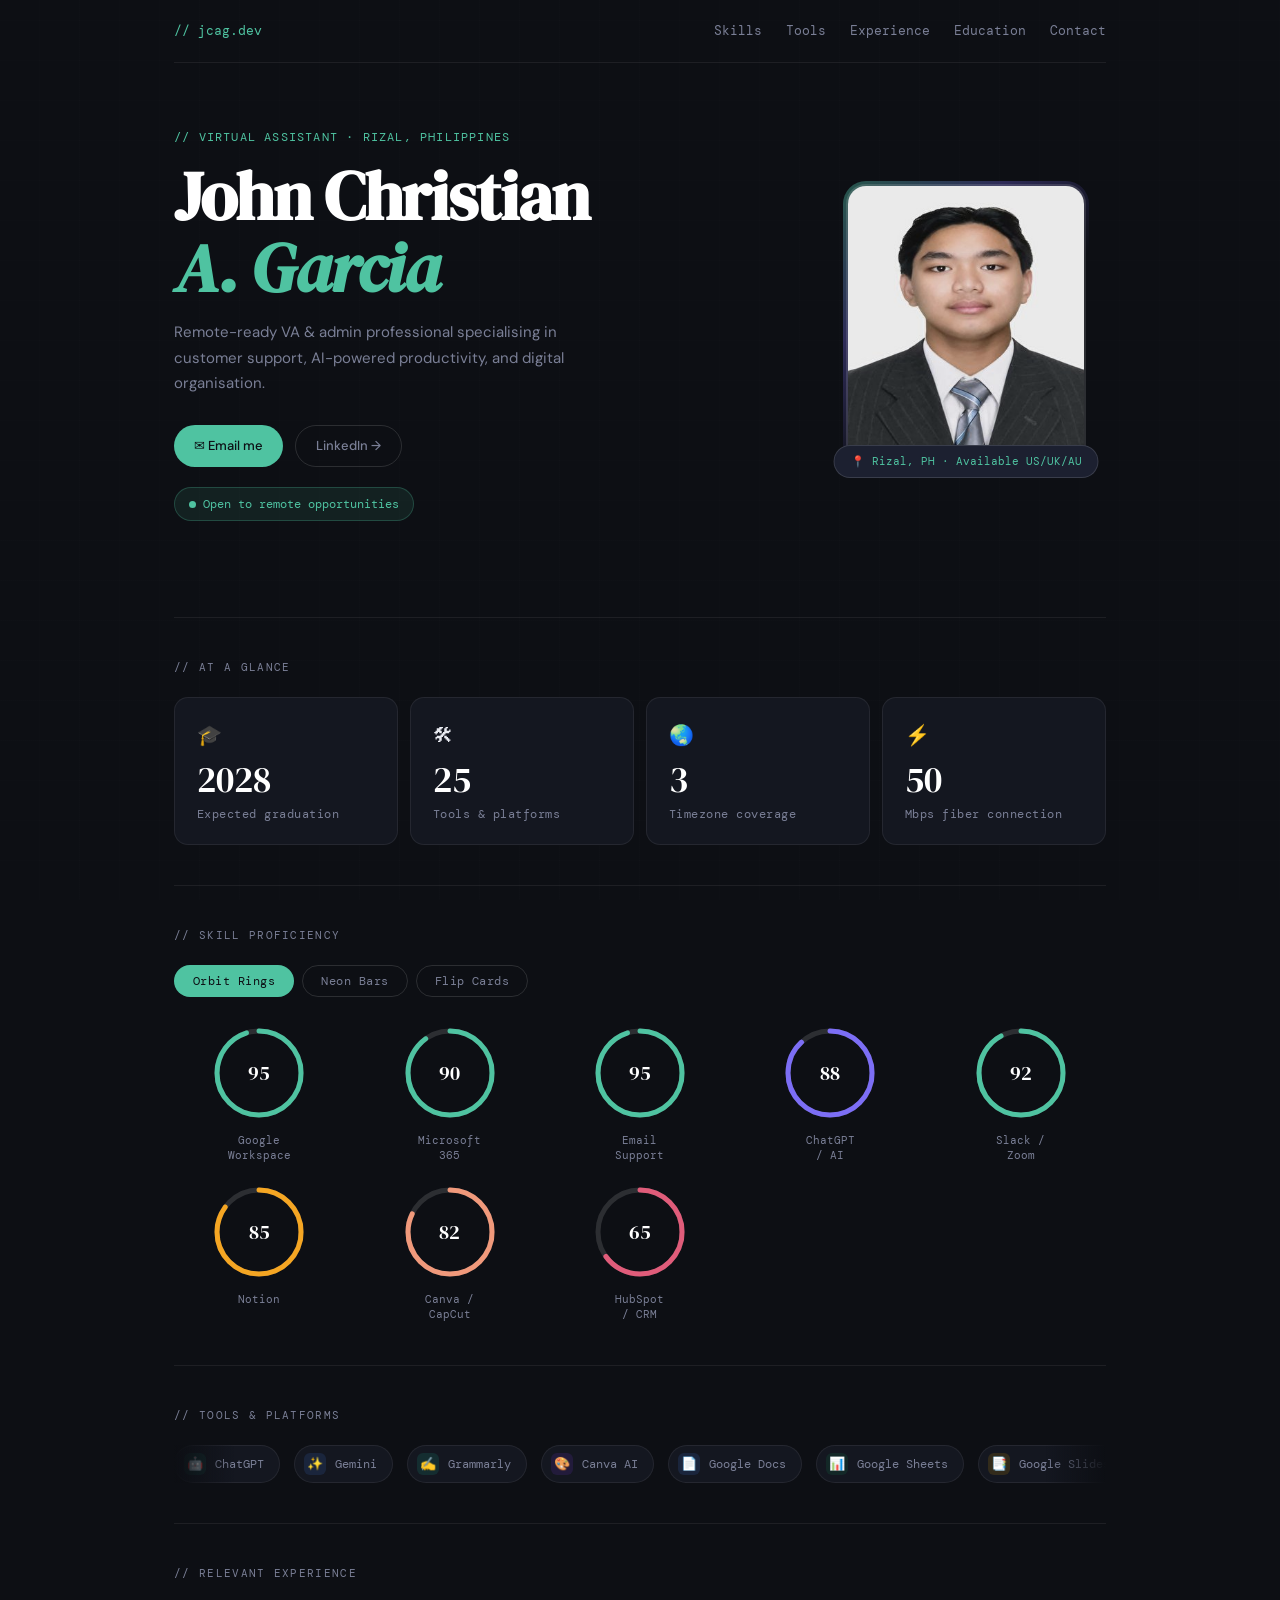
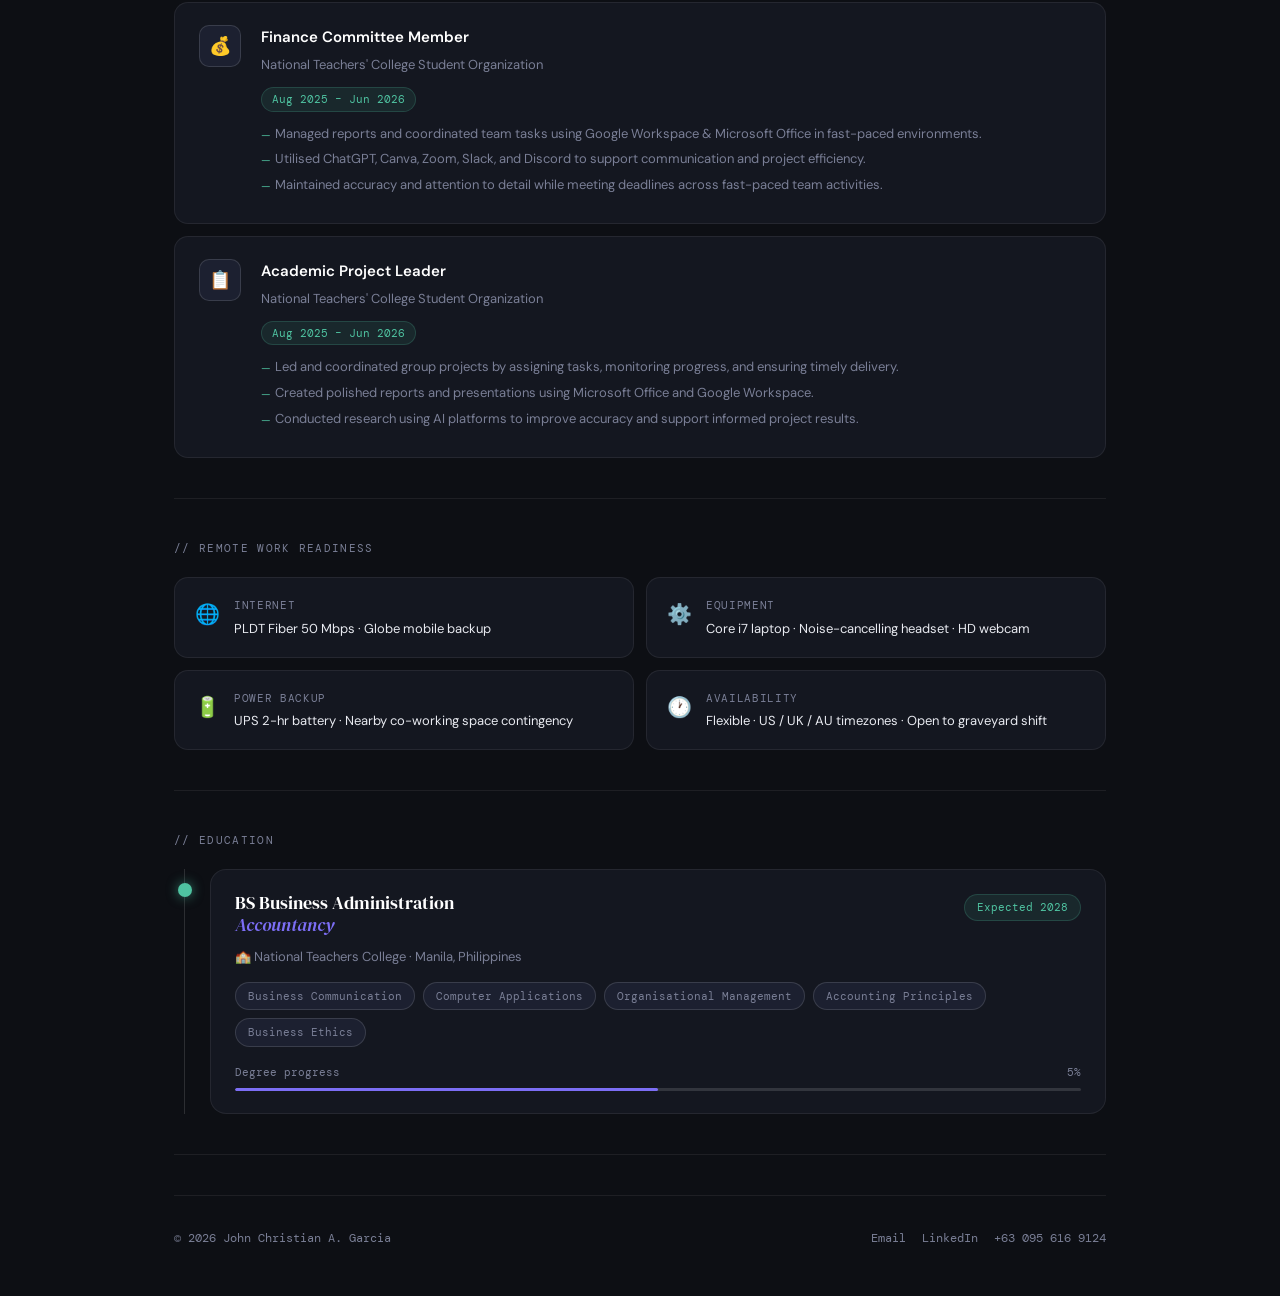
<file: remixed-59858d0a.html>
<!DOCTYPE html>
<html lang="en">
<head>
<meta charset="UTF-8"/>
<meta name="viewport" content="width=device-width,initial-scale=1.0"/>
<title>John Christian A. Garcia — Portfolio</title>
<link href="https://fonts.googleapis.com/css2?family=DM+Serif+Display:ital@0;1&family=DM+Mono:wght@400;500&family=DM+Sans:wght@300;400;500;600&display=swap" rel="stylesheet"/>
<style>
*,*::before,*::after{box-sizing:border-box;margin:0;padding:0}
:root{
  --bg:#0d0f14;--surface:#141720;--surface2:#1c2030;
  --border:rgba(255,255,255,0.07);--border2:rgba(255,255,255,0.13);
  --text:#e8eaf0;--muted:#7a7f96;
  --accent:#4fc3a1;--accent2:#7c6ef5;--accent3:#f5a623;--accent4:#e05c7a;
  --serif:'DM Serif Display',serif;--sans:'DM Sans',sans-serif;--mono:'DM Mono',monospace;
}
html{scroll-behavior:smooth}
body{background:var(--bg);color:var(--text);font-family:var(--sans);font-size:15px;line-height:1.7;overflow-x:hidden}
body::before{content:'';position:fixed;inset:0;background-image:repeating-linear-gradient(0deg,transparent,transparent 39px,rgba(255,255,255,0.02) 40px),repeating-linear-gradient(90deg,transparent,transparent 39px,rgba(255,255,255,0.02) 40px);pointer-events:none;z-index:0}
.container{max-width:980px;margin:0 auto;padding:0 24px;position:relative;z-index:1}

/* NAV */
nav{display:flex;align-items:center;justify-content:space-between;padding:20px 0;border-bottom:1px solid var(--border)}
.nav-logo{font-family:var(--mono);font-size:13px;color:var(--accent)}
.nav-links{display:flex;gap:24px}
.nav-links a{font-size:13px;font-family:var(--mono);color:var(--muted);text-decoration:none;transition:color .2s}
.nav-links a:hover{color:var(--accent)}

/* HERO */
.hero{padding:64px 0 56px;display:grid;grid-template-columns:1fr 280px;align-items:center;gap:48px}
@media(max-width:700px){.hero{grid-template-columns:1fr}.hero-photo-wrap{order:-1;margin:0 auto}}
.hero-eyebrow{font-family:var(--mono);font-size:12px;letter-spacing:.1em;color:var(--accent);text-transform:uppercase;margin-bottom:14px;opacity:0;animation:fadeUp .6s ease forwards .1s}
.hero-name{font-family:var(--serif);font-size:clamp(40px,5.5vw,68px);line-height:1.05;letter-spacing:-.02em;color:#fff;opacity:0;animation:fadeUp .6s ease forwards .2s}
.hero-name em{font-style:italic;color:var(--accent)}
.hero-tagline{margin-top:16px;font-size:15px;color:var(--muted);max-width:440px;opacity:0;animation:fadeUp .6s ease forwards .35s}
.hero-links{display:flex;gap:12px;margin-top:28px;flex-wrap:wrap;opacity:0;animation:fadeUp .6s ease forwards .45s}
.btn{display:inline-flex;align-items:center;gap:7px;padding:9px 20px;border-radius:40px;font-size:13px;font-weight:500;text-decoration:none;transition:all .2s;cursor:pointer;border:none;font-family:var(--sans)}
.btn-primary{background:var(--accent);color:#0d0f14}
.btn-primary:hover{background:#6dd8bc;transform:translateY(-2px)}
.btn-ghost{background:transparent;color:var(--muted);border:1px solid var(--border2)}
.btn-ghost:hover{color:var(--text);border-color:rgba(255,255,255,.3);transform:translateY(-2px)}
.status-badge{display:inline-flex;align-items:center;gap:7px;padding:6px 14px;background:rgba(79,195,161,.1);border:1px solid rgba(79,195,161,.25);border-radius:40px;font-size:12px;font-family:var(--mono);color:var(--accent);margin-top:20px;opacity:0;animation:fadeUp .6s ease forwards .55s}
.status-dot{width:7px;height:7px;border-radius:50%;background:var(--accent);animation:pulse 2s ease infinite}
.hero-photo-wrap{opacity:0;animation:fadeUp .7s ease forwards .3s}
.photo-frame{position:relative;width:240px;height:280px;margin:0 auto}
.photo-frame img{width:100%;height:100%;object-fit:cover;border-radius:20px;border:2px solid var(--border2);display:block;filter:grayscale(15%);transition:filter .4s}
.photo-frame:hover img{filter:grayscale(0%)}
.photo-frame::before{content:'';position:absolute;inset:-3px;border-radius:23px;background:linear-gradient(135deg,rgba(79,195,161,.4),rgba(124,110,245,.3),transparent 60%);z-index:-1}
.photo-badge{position:absolute;bottom:-14px;left:50%;transform:translateX(-50%);background:var(--surface2);border:1px solid var(--border2);border-radius:30px;padding:6px 16px;font-size:11px;font-family:var(--mono);color:var(--accent);white-space:nowrap}

/* STATS */
.section-label{font-family:var(--mono);font-size:11px;letter-spacing:.12em;text-transform:uppercase;color:var(--muted);margin-bottom:20px}
.stats-grid{display:grid;grid-template-columns:repeat(auto-fit,minmax(180px,1fr));gap:12px;margin-bottom:40px}
.stat-card{background:var(--surface);border:1px solid var(--border);border-radius:14px;padding:20px 22px;transition:border-color .2s,transform .2s;opacity:0;animation:fadeUp .5s ease forwards}
.stat-card:hover{border-color:var(--border2);transform:translateY(-2px)}
.stat-icon{font-size:20px;margin-bottom:10px}
.stat-value{font-family:var(--serif);font-size:36px;color:#fff;line-height:1}
.stat-label{font-size:12px;color:var(--muted);margin-top:6px;font-family:var(--mono);letter-spacing:.04em}

/* ══════════════════════════════════════
   SKILLS — GLOWING ORBIT CARDS
══════════════════════════════════════ */
.skills-showcase{margin-bottom:0}
.skills-tabs{display:flex;gap:8px;margin-bottom:28px;flex-wrap:wrap;opacity:0;animation:fadeUp .5s ease forwards .1s}
.skill-tab{padding:7px 18px;border-radius:30px;font-size:12px;font-family:var(--mono);border:1px solid var(--border2);color:var(--muted);background:transparent;cursor:pointer;transition:all .3s;letter-spacing:.04em}
.skill-tab:hover{color:var(--text);border-color:rgba(255,255,255,.3)}
.skill-tab.active{color:#0d0f14;border-color:transparent}
.skills-panels{position:relative;min-height:300px}
.skill-panel{opacity:0;pointer-events:none;transition:opacity .45s ease,transform .45s ease;transform:translateY(16px);position:absolute;inset:0}
.skill-panel.active{opacity:1;pointer-events:auto;transform:translateY(0);position:relative}

/* Panel 1 – Glowing orbit rings */
.orbit-grid{display:grid;grid-template-columns:repeat(auto-fill,minmax(140px,1fr));gap:20px}
.orbit-card{display:flex;flex-direction:column;align-items:center;gap:12px;opacity:0;animation:fadeUp .5s ease forwards}
.orbit-ring-wrap{position:relative;width:96px;height:96px}
.orbit-ring-wrap svg{transform:rotate(-90deg)}
.o-track{fill:none;stroke:var(--border2);stroke-width:5}
.o-glow{fill:none;stroke-width:5;stroke-linecap:round;stroke-dasharray:271;stroke-dashoffset:271;transition:stroke-dashoffset 1.5s cubic-bezier(.16,1,.3,1),filter .3s;filter:drop-shadow(0 0 0px transparent)}
.orbit-card:hover .o-glow{filter:drop-shadow(0 0 8px var(--glow-color,#4fc3a1))}
.orbit-pct{position:absolute;inset:0;display:flex;align-items:center;justify-content:center;font-family:var(--serif);font-size:20px;color:#fff}
.orbit-name{font-size:11px;font-family:var(--mono);color:var(--muted);text-align:center;line-height:1.4;max-width:110px}

/* Panel 2 – Neon bar cards */
.neon-grid{display:grid;grid-template-columns:repeat(auto-fill,minmax(220px,1fr));gap:14px}
.neon-card{background:var(--surface);border:1px solid var(--border);border-radius:16px;padding:18px 20px;transition:all .3s cubic-bezier(.34,1.56,.64,1);opacity:0;animation:fadeUp .4s ease forwards;position:relative;overflow:hidden}
.neon-card::after{content:'';position:absolute;bottom:0;left:0;height:2px;width:0%;border-radius:0 0 0 16px;transition:width 1.2s cubic-bezier(.16,1,.3,1)}
.neon-card.fired::after{width:100%}
.neon-card:hover{transform:translateY(-3px) scale(1.02);border-color:var(--nc,var(--accent))}
.nc-top{display:flex;align-items:center;gap:10px;margin-bottom:14px}
.nc-icon{font-size:22px}
.nc-name{font-size:13px;font-weight:500;color:var(--text)}
.nc-bar-bg{height:4px;background:var(--border2);border-radius:4px;overflow:hidden}
.nc-bar-fill{height:100%;border-radius:4px;width:0%;transition:width 1.3s cubic-bezier(.16,1,.3,1)}
.nc-pct{font-size:11px;font-family:var(--mono);color:var(--muted);margin-top:6px;text-align:right}

/* Panel 3 – Flip cards */
.flip-grid{display:grid;grid-template-columns:repeat(auto-fill,minmax(130px,1fr));gap:14px}
.flip-card{height:120px;perspective:700px;cursor:pointer}
.flip-inner{position:relative;width:100%;height:100%;transition:transform .65s cubic-bezier(.34,1.56,.64,1);transform-style:preserve-3d}
.flip-card:hover .flip-inner,.flip-card.flipped .flip-inner{transform:rotateY(180deg)}
.flip-front,.flip-back{position:absolute;inset:0;border-radius:14px;backface-visibility:hidden;display:flex;flex-direction:column;align-items:center;justify-content:center;gap:6px;border:1px solid var(--border)}
.flip-front{background:var(--surface)}
.flip-back{background:var(--surface2);transform:rotateY(180deg);border-color:var(--border2)}
.flip-icon{font-size:28px;transition:transform .3s}
.flip-card:hover .flip-icon{transform:scale(1.15)}
.flip-name{font-size:11px;font-family:var(--mono);color:var(--muted)}
.flip-back-text{font-size:11px;font-family:var(--mono);color:var(--accent);text-align:center;padding:0 10px;line-height:1.6}

/* ══════════════════════════════════════
   TOOLS CAROUSEL
══════════════════════════════════════ */
.tools-scroll-wrap{overflow:hidden;position:relative}
.tools-scroll-wrap::before,.tools-scroll-wrap::after{content:'';position:absolute;top:0;bottom:0;width:60px;z-index:2;pointer-events:none}
.tools-scroll-wrap::before{left:0;background:linear-gradient(to right,var(--bg),transparent)}
.tools-scroll-wrap::after{right:0;background:linear-gradient(to left,var(--bg),transparent)}
.tools-track{display:flex;gap:14px;animation:scrollTools 32s linear infinite;width:max-content}
.tools-track:hover{animation-play-state:paused}
.tool-chip{display:flex;align-items:center;gap:9px;background:var(--surface);border:1px solid var(--border);border-radius:40px;padding:7px 15px 7px 9px;white-space:nowrap;transition:border-color .2s,transform .2s;cursor:default;flex-shrink:0}
.tool-chip:hover{border-color:var(--border2);transform:translateY(-2px)}
.tool-icon-fb{width:22px;height:22px;border-radius:6px;display:flex;align-items:center;justify-content:center;font-size:13px;flex-shrink:0}
.tool-chip span{font-size:12px;font-family:var(--mono);color:var(--muted)}

/* ══════════════════════════════════════
   EXPERIENCE
══════════════════════════════════════ */
.exp-card{background:var(--surface);border:1px solid var(--border);border-radius:14px;padding:22px 24px;margin-bottom:12px;display:grid;grid-template-columns:auto 1fr;gap:20px;align-items:start;transition:border-color .2s;opacity:0;animation:fadeUp .5s ease forwards}
.exp-card:hover{border-color:var(--border2)}
.exp-icon-wrap{width:42px;height:42px;border-radius:10px;background:var(--surface2);border:1px solid var(--border2);display:flex;align-items:center;justify-content:center;font-size:18px;flex-shrink:0}
.exp-title{font-size:15px;font-weight:600;color:#fff;margin-bottom:3px}
.exp-org{font-size:13px;color:var(--muted);margin-bottom:10px}
.exp-date{font-family:var(--mono);font-size:11px;color:var(--accent);background:rgba(79,195,161,.1);border:1px solid rgba(79,195,161,.2);padding:2px 10px;border-radius:20px;display:inline-block;margin-bottom:12px}
.exp-bullets{list-style:none;padding:0}
.exp-bullets li{font-size:13px;color:var(--muted);line-height:1.6;padding-left:14px;position:relative;margin-bottom:5px}
.exp-bullets li::before{content:'—';position:absolute;left:0;color:var(--accent);font-size:11px;top:3px}

/* ══════════════════════════════════════
   EDUCATION — TIMELINE REVEAL
══════════════════════════════════════ */
.edu-timeline{position:relative;padding-left:36px;margin-bottom:0}
.edu-timeline::before{content:'';position:absolute;left:10px;top:0;bottom:0;width:1px;background:var(--border2)}

.edu-node{position:relative;margin-bottom:32px;opacity:0;transform:translateX(-24px);transition:opacity .7s ease,transform .7s cubic-bezier(.34,1.56,.64,1)}
.edu-node.reveal{opacity:1;transform:translateX(0)}

.edu-dot{position:absolute;left:-32px;top:14px;width:14px;height:14px;border-radius:50%;border:2px solid var(--accent);background:var(--bg);transition:background .4s,box-shadow .4s;z-index:2}
.edu-node.reveal .edu-dot{background:var(--accent);box-shadow:0 0 12px rgba(79,195,161,.6)}

.edu-card{background:var(--surface);border:1px solid var(--border);border-radius:16px;padding:22px 24px;transition:border-color .3s,transform .3s}
.edu-card:hover{border-color:var(--border2);transform:translateX(4px)}

.edu-header{display:flex;align-items:flex-start;justify-content:space-between;gap:16px;margin-bottom:10px;flex-wrap:wrap}
.edu-degree{font-family:var(--serif);font-size:18px;color:#fff;line-height:1.2}
.edu-badge{font-family:var(--mono);font-size:11px;color:var(--accent);background:rgba(79,195,161,.1);border:1px solid rgba(79,195,161,.2);padding:3px 12px;border-radius:20px;white-space:nowrap;align-self:flex-start;margin-top:2px}
.edu-school{font-size:13px;color:var(--muted);margin-bottom:14px}

/* animated coursework pills */
.coursework{display:flex;flex-wrap:wrap;gap:8px;margin-top:4px}
.cw-pill{padding:4px 12px;border-radius:20px;font-size:11px;font-family:var(--mono);border:1px solid var(--border2);color:var(--muted);background:var(--surface2);opacity:0;transform:translateY(8px);transition:opacity .4s ease,transform .4s ease,background .2s,color .2s,border-color .2s}
.edu-node.reveal .cw-pill{opacity:1;transform:translateY(0)}
.cw-pill:hover{color:var(--accent);border-color:rgba(79,195,161,.4);background:rgba(79,195,161,.05)}

/* progress bar inside edu card */
.edu-progress{margin-top:16px}
.edu-progress-label{display:flex;justify-content:space-between;font-size:11px;font-family:var(--mono);color:var(--muted);margin-bottom:6px}
.edu-progress-track{height:3px;background:var(--border2);border-radius:2px;overflow:hidden}
.edu-progress-fill{height:100%;border-radius:2px;background:var(--accent2);width:0%;transition:width 1.6s cubic-bezier(.16,1,.3,1)}
.edu-node.reveal .edu-progress-fill{width:50%}

/* ══════════════════════════════════════
   REMOTE READINESS
══════════════════════════════════════ */
.readiness-grid{display:grid;grid-template-columns:repeat(2,1fr);gap:12px;margin-bottom:40px}
@media(max-width:500px){.readiness-grid{grid-template-columns:1fr}}
.readiness-card{background:var(--surface);border:1px solid var(--border);border-radius:14px;padding:18px 20px;display:flex;align-items:flex-start;gap:14px;opacity:0;animation:fadeUp .5s ease forwards;transition:border-color .2s}
.readiness-card:hover{border-color:var(--border2)}
.r-icon{font-size:20px;flex-shrink:0;margin-top:1px}
.r-label{font-size:11px;font-family:var(--mono);letter-spacing:.06em;text-transform:uppercase;color:var(--muted);margin-bottom:4px}
.r-value{font-size:13px;color:var(--text);line-height:1.5}

/* FOOTER */
.footer{border-top:1px solid var(--border);padding:32px 0 48px;display:flex;align-items:center;justify-content:space-between;flex-wrap:wrap;gap:16px}
.footer-copy{font-size:12px;color:var(--muted);font-family:var(--mono)}
.footer-links{display:flex;gap:16px}
.footer-links a{font-size:12px;font-family:var(--mono);color:var(--muted);text-decoration:none;transition:color .2s}
.footer-links a:hover{color:var(--accent)}
.divider{height:1px;background:var(--border);margin:40px 0}

/* KEYFRAMES */
@keyframes fadeUp{from{opacity:0;transform:translateY(14px)}to{opacity:1;transform:translateY(0)}}
@keyframes pulse{0%,100%{opacity:1;transform:scale(1)}50%{opacity:.4;transform:scale(.85)}}
@keyframes scrollTools{from{transform:translateX(0)}to{transform:translateX(-50%)}}
@keyframes glowPulse{0%,100%{opacity:.5}50%{opacity:1}}

.stat-card:nth-child(1){animation-delay:.1s}.stat-card:nth-child(2){animation-delay:.2s}.stat-card:nth-child(3){animation-delay:.3s}.stat-card:nth-child(4){animation-delay:.4s}
.exp-card:nth-child(1){animation-delay:.1s}.exp-card:nth-child(2){animation-delay:.25s}
.readiness-card:nth-child(1){animation-delay:.1s}.readiness-card:nth-child(2){animation-delay:.2s}.readiness-card:nth-child(3){animation-delay:.3s}.readiness-card:nth-child(4){animation-delay:.4s}
</style>
</head>
<body>
<div class="container">

<nav>
  <span class="nav-logo">// jcag.dev</span>
  <div class="nav-links">
    <a href="#skills">Skills</a>
    <a href="#tools">Tools</a>
    <a href="#experience">Experience</a>
    <a href="#education">Education</a>
    <a href="mailto:garciajohnc1221.email@gmail.com">Contact</a>
  </div>
</nav>

<!-- HERO -->
<section class="hero">
  <div>
    <p class="hero-eyebrow">// virtual assistant · rizal, philippines</p>
    <h1 class="hero-name">John Christian<br><em>A. Garcia</em></h1>
    <p class="hero-tagline">Remote-ready VA &amp; admin professional specialising in customer support, AI-powered productivity, and digital organisation.</p>
    <div class="hero-links">
      <a href="mailto:garciajohnc1221.email@gmail.com" class="btn btn-primary">✉ Email me</a>
      <a href="https://linkedin.com/in/john-garcia-5a673b40b/" target="_blank" class="btn btn-ghost">LinkedIn →</a>
    </div>
    <div class="status-badge"><span class="status-dot"></span>Open to remote opportunities</div>
  </div>
  <div class="hero-photo-wrap">
    <div class="photo-frame">
      <img src="[data-uri]" alt="John Christian A. Garcia"/>
      <div class="photo-badge">📍 Rizal, PH · Available US/UK/AU</div>
    </div>
  </div>
</section>

<!-- STATS -->
<div class="divider"></div>
<p class="section-label">// at a glance</p>
<div class="stats-grid">
  <div class="stat-card"><div class="stat-icon">🎓</div><div class="stat-value">2028</div><div class="stat-label">Expected graduation</div></div>
  <div class="stat-card"><div class="stat-icon">🛠</div><div class="stat-value" id="toolCount">0</div><div class="stat-label">Tools &amp; platforms</div></div>
  <div class="stat-card"><div class="stat-icon">🌏</div><div class="stat-value">3</div><div class="stat-label">Timezone coverage</div></div>
  <div class="stat-card"><div class="stat-icon">⚡</div><div class="stat-value">50</div><div class="stat-label">Mbps fiber connection</div></div>
</div>

<!-- SKILLS -->
<div class="divider" id="skills"></div>
<p class="section-label">// skill proficiency</p>
<div class="skills-showcase">
  <div class="skills-tabs">
    <button class="skill-tab active" data-tab="orbits" style="background:#4fc3a1;color:#0d0f14">Orbit Rings</button>
    <button class="skill-tab" data-tab="neon">Neon Bars</button>
    <button class="skill-tab" data-tab="flip">Flip Cards</button>
  </div>
  <div class="skills-panels">

    <!-- PANEL 1: ORBIT RINGS -->
    <div class="skill-panel active" id="panel-orbits">
      <div class="orbit-grid" id="orbitGrid"></div>
    </div>

    <!-- PANEL 2: NEON BARS -->
    <div class="skill-panel" id="panel-neon">
      <div class="neon-grid" id="neonGrid"></div>
    </div>

    <!-- PANEL 3: FLIP CARDS -->
    <div class="skill-panel" id="panel-flip">
      <div class="flip-grid" id="flipGrid"></div>
    </div>

  </div>
</div>

<!-- TOOLS CAROUSEL -->
<div class="divider" id="tools"></div>
<p class="section-label">// tools &amp; platforms</p>
<div class="tools-scroll-wrap">
  <div class="tools-track" id="toolsTrack"></div>
</div>

<!-- EXPERIENCE -->
<div class="divider" id="experience"></div>
<p class="section-label">// relevant experience</p>
<div class="exp-card">
  <div class="exp-icon-wrap">💰</div>
  <div>
    <div class="exp-title">Finance Committee Member</div>
    <div class="exp-org">National Teachers' College Student Organization</div>
    <div class="exp-date">Aug 2025 – Jun 2026</div>
    <ul class="exp-bullets">
      <li>Managed reports and coordinated team tasks using Google Workspace &amp; Microsoft Office in fast-paced environments.</li>
      <li>Utilised ChatGPT, Canva, Zoom, Slack, and Discord to support communication and project efficiency.</li>
      <li>Maintained accuracy and attention to detail while meeting deadlines across fast-paced team activities.</li>
    </ul>
  </div>
</div>
<div class="exp-card">
  <div class="exp-icon-wrap">📋</div>
  <div>
    <div class="exp-title">Academic Project Leader</div>
    <div class="exp-org">National Teachers' College Student Organization</div>
    <div class="exp-date">Aug 2025 – Jun 2026</div>
    <ul class="exp-bullets">
      <li>Led and coordinated group projects by assigning tasks, monitoring progress, and ensuring timely delivery.</li>
      <li>Created polished reports and presentations using Microsoft Office and Google Workspace.</li>
      <li>Conducted research using AI platforms to improve accuracy and support informed project results.</li>
    </ul>
  </div>
</div>

<!-- REMOTE READINESS -->
<div class="divider"></div>
<p class="section-label">// remote work readiness</p>
<div class="readiness-grid">
  <div class="readiness-card"><span class="r-icon">🌐</span><div><div class="r-label">Internet</div><div class="r-value">PLDT Fiber 50 Mbps · Globe mobile backup</div></div></div>
  <div class="readiness-card"><span class="r-icon">⚙️</span><div><div class="r-label">Equipment</div><div class="r-value">Core i7 laptop · Noise-cancelling headset · HD webcam</div></div></div>
  <div class="readiness-card"><span class="r-icon">🔋</span><div><div class="r-label">Power backup</div><div class="r-value">UPS 2-hr battery · Nearby co-working space contingency</div></div></div>
  <div class="readiness-card"><span class="r-icon">🕐</span><div><div class="r-label">Availability</div><div class="r-value">Flexible · US / UK / AU timezones · Open to graveyard shift</div></div></div>
</div>

<!-- EDUCATION — TIMELINE -->
<div class="divider" id="education"></div>
<p class="section-label">// education</p>
<div class="edu-timeline">

  <div class="edu-node" id="eduNode0">
    <div class="edu-dot"></div>
    <div class="edu-card">
      <div class="edu-header">
        <div class="edu-degree">BS Business Administration<br><em style="font-style:italic;color:var(--accent2)">Accountancy</em></div>
        <div class="edu-badge">Expected 2028</div>
      </div>
      <div class="edu-school">🏫 National Teachers College · Manila, Philippines</div>
      <div class="coursework">
        <span class="cw-pill" style="transition-delay:.05s">Business Communication</span>
        <span class="cw-pill" style="transition-delay:.12s">Computer Applications</span>
        <span class="cw-pill" style="transition-delay:.19s">Organisational Management</span>
        <span class="cw-pill" style="transition-delay:.26s">Accounting Principles</span>
        <span class="cw-pill" style="transition-delay:.33s">Business Ethics</span>
      </div>
      <div class="edu-progress">
        <div class="edu-progress-label">
          <span>Degree progress</span>
          <span id="eduPct">0%</span>
        </div>
        <div class="edu-progress-track">
          <div class="edu-progress-fill" id="eduFill"></div>
        </div>
      </div>
    </div>
  </div>

</div>

<div class="divider"></div>
<footer class="footer">
  <span class="footer-copy">© 2026 John Christian A. Garcia</span>
  <div class="footer-links">
    <a href="mailto:garciajohnc1221.email@gmail.com">Email</a>
    <a href="https://linkedin.com/in/john-garcia-5a673b40b/" target="_blank">LinkedIn</a>
    <a href="tel:+630956169124">+63 095 616 9124</a>
  </div>
</footer>
</div>

<script>
// ── DATA ──
var orbitSkills=[
  {name:"Google\nWorkspace",pct:95,color:"#4fc3a1"},
  {name:"Microsoft\n365",pct:90,color:"#4fc3a1"},
  {name:"Email\nSupport",pct:95,color:"#4fc3a1"},
  {name:"ChatGPT\n/ AI",pct:88,color:"#7c6ef5"},
  {name:"Slack /\nZoom",pct:92,color:"#4fc3a1"},
  {name:"Notion",pct:85,color:"#f5a623"},
  {name:"Canva /\nCapCut",pct:82,color:"#f0997b"},
  {name:"HubSpot\n/ CRM",pct:65,color:"#e05c7a"},
];
var neonSkills=[
  {name:"Google Docs",icon:"📄",pct:96,color:"#4285f4"},
  {name:"Google Sheets",icon:"📊",pct:90,color:"#0f9d58"},
  {name:"Gmail",icon:"📧",pct:97,color:"#ea4335"},
  {name:"MS Word",icon:"📝",pct:91,color:"#2b579a"},
  {name:"MS Excel",icon:"📈",pct:88,color:"#217346"},
  {name:"ChatGPT",icon:"🤖",pct:88,color:"#10a37f"},
  {name:"Canva",icon:"🎨",pct:83,color:"#00c4cc"},
  {name:"Notion",icon:"📓",pct:85,color:"#9b59b6"},
  {name:"Slack",icon:"💬",pct:92,color:"#e01e5a"},
  {name:"Zoom",icon:"🎥",pct:93,color:"#2d8cff"},
  {name:"HubSpot",icon:"🔶",pct:65,color:"#ff7a59"},
  {name:"QuickBooks",icon:"💳",pct:60,color:"#2ca01c"},
];
var flipTools=[
  {icon:"🤖",name:"ChatGPT",back:"AI writing,\nresearch & drafts"},
  {icon:"✍️",name:"Grammarly",back:"Proofreading &\ngrammar checks"},
  {icon:"🎨",name:"Canva",back:"Graphics, posts\n& presentations"},
  {icon:"📊",name:"G Sheets",back:"Data tracking\n& reports"},
  {icon:"📧",name:"Gmail",back:"Email support\n& management"},
  {icon:"💬",name:"Slack",back:"Team comms\n& async work"},
  {icon:"🎥",name:"Zoom",back:"Client calls\n& meetings"},
  {icon:"📓",name:"Notion",back:"Task & project\nmanagement"},
  {icon:"🔶",name:"HubSpot",back:"CRM & customer\ntracking"},
  {icon:"📈",name:"MS Excel",back:"Spreadsheets\n& analysis"},
  {icon:"🎬",name:"CapCut",back:"Video editing\n& reels"},
  {icon:"📱",name:"Meta Biz",back:"Social media\nmanagement"},
];
var carouselTools=[
  {name:"ChatGPT",icon:"🤖",color:"#10a37f"},{name:"Gemini",icon:"✨",color:"#4285f4"},
  {name:"Grammarly",icon:"✍️",color:"#15c39a"},{name:"Canva AI",icon:"🎨",color:"#7c3aed"},
  {name:"Google Docs",icon:"📄",color:"#4285f4"},{name:"Google Sheets",icon:"📊",color:"#0f9d58"},
  {name:"Google Slides",icon:"📑",color:"#f4b400"},{name:"Google Drive",icon:"💾",color:"#1da462"},
  {name:"Gmail",icon:"📧",color:"#ea4335"},{name:"Google Meet",icon:"📹",color:"#00832d"},
  {name:"MS Word",icon:"📝",color:"#2b579a"},{name:"MS Excel",icon:"📈",color:"#217346"},
  {name:"PowerPoint",icon:"🖥",color:"#d24726"},{name:"Microsoft 365",icon:"☁️",color:"#0078d4"},
  {name:"Zoom",icon:"🎥",color:"#2d8cff"},{name:"Slack",icon:"💬",color:"#4a154b"},
  {name:"Discord",icon:"🎮",color:"#5865f2"},{name:"Notion",icon:"📓",color:"#6c5dd3"},
  {name:"HubSpot",icon:"🔶",color:"#ff7a59"},{name:"Intercom",icon:"💭",color:"#1f8ded"},
  {name:"Dialpad",icon:"📞",color:"#6c5dd3"},{name:"QuickBooks",icon:"💳",color:"#2ca01c"},
  {name:"Stripe",icon:"💳",color:"#635bff"},{name:"Canva",icon:"🖌",color:"#00c4cc"},
  {name:"CapCut",icon:"🎬",color:"#000000"},{name:"Meta Business",icon:"📱",color:"#1877f2"},
];

// ── BUILD ORBIT RINGS ──
var og=document.getElementById("orbitGrid");
var r=42, circ=2*Math.PI*r;
orbitSkills.forEach(function(s,i){
  var offset=circ*(1-s.pct/100);
  og.innerHTML+=
    '<div class="orbit-card" style="animation-delay:'+(i*0.07)+'s">'+
    '<div class="orbit-ring-wrap">'+
    '<svg width="96" height="96" viewBox="0 0 96 96" style="transform:rotate(-90deg)">'+
    '<circle class="o-track" cx="48" cy="48" r="'+r+'"/>'+
    '<circle class="o-glow" cx="48" cy="48" r="'+r+'" stroke="'+s.color+'" style="--glow-color:'+s.color+';stroke-dasharray:'+circ+';stroke-dashoffset:'+circ+'" data-offset="'+offset+'"/>'+
    '</svg>'+
    '<div class="orbit-pct">'+s.pct+'</div>'+
    '</div>'+
    '<div class="orbit-name">'+s.name.replace('\n','<br>')+'</div>'+
    '</div>';
});

// ── BUILD NEON BARS ──
var ng=document.getElementById("neonGrid");
neonSkills.forEach(function(s,i){
  ng.innerHTML+=
    '<div class="neon-card" style="--nc:'+s.color+';animation-delay:'+(i*0.06)+'s" data-pct="'+s.pct+'" data-color="'+s.color+'">'+
    '<div class="nc-top"><span class="nc-icon">'+s.icon+'</span><span class="nc-name">'+s.name+'</span></div>'+
    '<div class="nc-bar-bg"><div class="nc-bar-fill" style="background:'+s.color+'" data-pct="'+s.pct+'"></div></div>'+
    '<div class="nc-pct">'+s.pct+'%</div>'+
    '</div>';
  // set pseudo-element color via inline style trick
});
// set after-line colors
document.querySelectorAll('.neon-card').forEach(function(c){
  c.style.setProperty('--line-color', c.dataset.color);
  // inject ::after color via a style tag per card
});
// Instead patch a global style for after element using CSS vars
var styleEl=document.createElement('style');
document.head.appendChild(styleEl);
document.querySelectorAll('.neon-card').forEach(function(c,i){
  styleEl.sheet.insertRule(
    '.neon-card:nth-child('+(i+1)+')::after { background: '+c.dataset.color+'; }',
    styleEl.sheet.cssRules.length
  );
});

// ── BUILD FLIP ──
var fg=document.getElementById("flipGrid");
flipTools.forEach(function(t){
  fg.innerHTML+=
    '<div class="flip-card">'+
    '<div class="flip-inner">'+
    '<div class="flip-front"><span class="flip-icon">'+t.icon+'</span><span class="flip-name">'+t.name+'</span></div>'+
    '<div class="flip-back"><span class="flip-back-text">'+t.back.replace('\n','<br>')+'</span></div>'+
    '</div></div>';
});

// ── BUILD CAROUSEL ──
var track=document.getElementById("toolsTrack");
var allT=carouselTools.concat(carouselTools),ch="";
allT.forEach(function(t){ch+='<div class="tool-chip"><div class="tool-icon-fb" style="background:'+t.color+'22;color:'+t.color+'">'+t.icon+'</div><span>'+t.name+'</span></div>';});
track.innerHTML=ch;

// ── TABS ──
var tabColors={orbits:"#4fc3a1",neon:"#7c6ef5",flip:"#f5a623"};
document.querySelectorAll(".skill-tab").forEach(function(tab){
  tab.addEventListener("click",function(){
    document.querySelectorAll(".skill-tab").forEach(function(t){t.classList.remove("active");t.style.background="transparent";t.style.color="var(--muted)"});
    tab.classList.add("active");tab.style.background=tabColors[tab.dataset.tab];tab.style.color="#0d0f14";
    document.querySelectorAll(".skill-panel").forEach(function(p){p.classList.remove("active")});
    var panel=document.getElementById("panel-"+tab.dataset.tab);
    panel.classList.add("active");
    if(tab.dataset.tab==="orbits")fireOrbits();
    if(tab.dataset.tab==="neon")fireNeon();
  });
});

// ── ANIMATE ORBITS ──
function fireOrbits(){
  document.querySelectorAll(".o-glow").forEach(function(g){
    g.style.strokeDashoffset=g.style.strokeDasharray;
    var r=42,c=2*Math.PI*r;
    g.style.strokeDashoffset=c;
    requestAnimationFrame(function(){requestAnimationFrame(function(){g.style.strokeDashoffset=g.dataset.offset;})});
  });
}

// ── ANIMATE NEON BARS ──
function fireNeon(){
  document.querySelectorAll(".nc-bar-fill").forEach(function(b){
    b.style.width=0;
    requestAnimationFrame(function(){requestAnimationFrame(function(){b.style.width=b.dataset.pct+'%';})});
  });
  document.querySelectorAll(".neon-card").forEach(function(c){
    c.classList.remove("fired");
    void c.offsetWidth;
    setTimeout(function(){c.classList.add("fired");},100);
  });
}

// ── INTERSECTION OBSERVERS ──
var firedOrbits=false,firedNeon=false;
new IntersectionObserver(function(e){
  e.forEach(function(en){
    if(en.isIntersecting){
      if(!firedOrbits){firedOrbits=true;setTimeout(fireOrbits,200);}
    }
  });
},{threshold:0.1}).observe(document.querySelector(".skills-showcase"));

new IntersectionObserver(function(e){
  e.forEach(function(en){
    if(en.isIntersecting&&!firedNeon){firedNeon=true;fireNeon();}
  });
},{threshold:0.1}).observe(document.getElementById("neonGrid"));

// ── EDUCATION TIMELINE REVEAL ──
var eduNodes=document.querySelectorAll(".edu-node");
var eduObs=new IntersectionObserver(function(entries){
  entries.forEach(function(e){
    if(e.isIntersecting){
      var node=e.target;
      node.classList.add("reveal");
      // animate progress counter
      var fill=node.querySelector(".edu-progress-fill");
      var pctEl=node.querySelector("[id^='eduPct']");
      if(fill&&pctEl){
        var target=50,cur=0;
        var inc=function(){
          cur=Math.min(cur+1,target);
          pctEl.textContent=cur+'%';
          if(cur<target)setTimeout(inc,28);
        };
        setTimeout(inc,400);
      }
      eduObs.unobserve(node);
    }
  });
},{threshold:0.25});
eduNodes.forEach(function(n){eduObs.observe(n);});

// ── TOOL COUNT ──
(function(){
  var el=document.getElementById("toolCount"),target=26,cur=0;
  var s=function(){cur=Math.min(cur+1,target);el.textContent=cur;if(cur<target)setTimeout(s,40);};
  setTimeout(s,700);
})();
</script>
</body>
</html>
</file>
